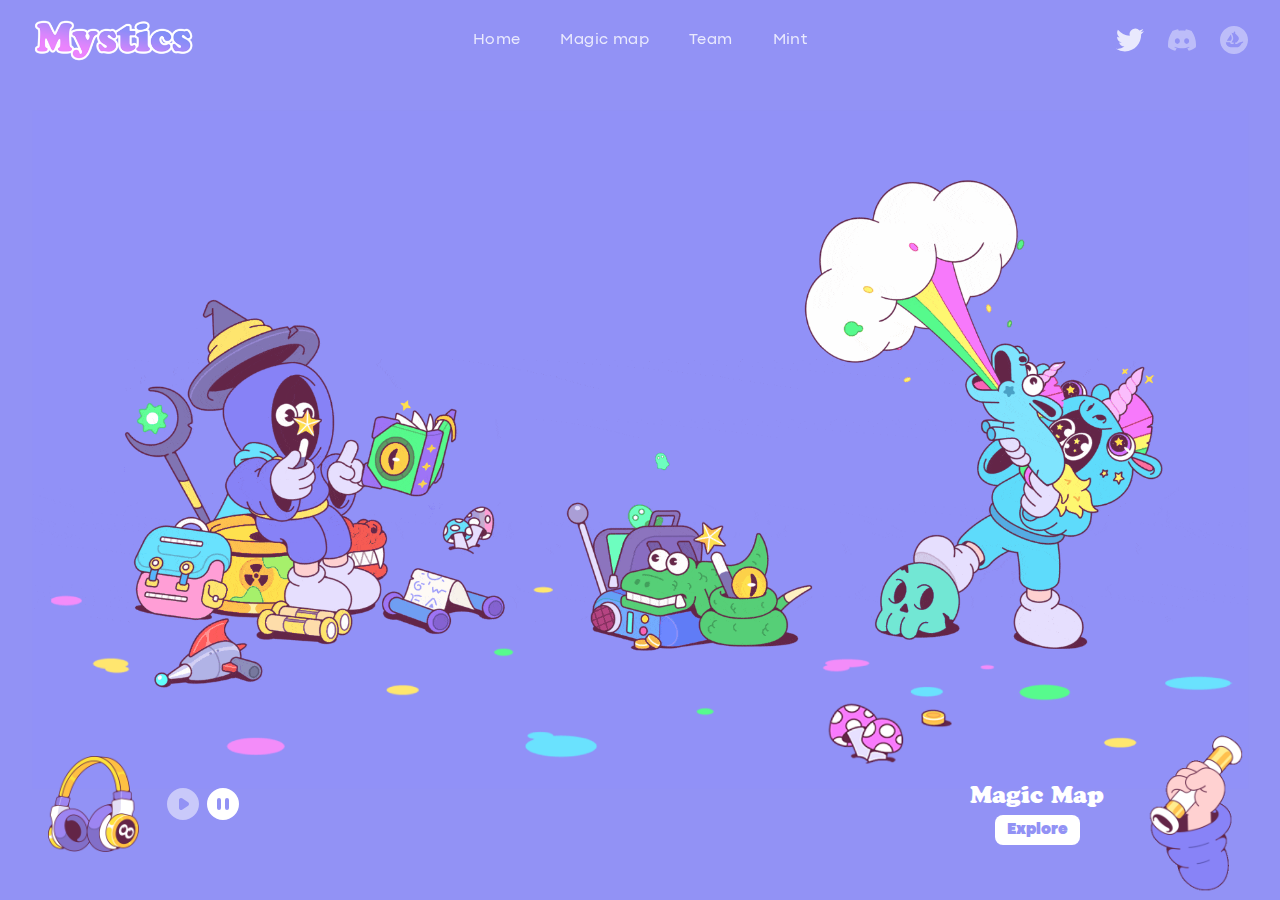
<file: index.html>
<!DOCTYPE html>
<html>
  <!-- Mirrored from mysticsuniverse.io/ by HTTrack Website Copier/3.x [XR&CO'2014], Wed, 29 Jun 2022 12:49:38 GMT -->
  <!-- Added by HTTrack -->
  <meta http-equiv="content-type" content="text/html;charset=utf-8" />
  <!-- /Added by HTTrack -->
  <head>
    <meta name="viewport" content="width=device-width" />
    <meta charSet="utf-8" />
    <title>Mystics (✨◡✨)</title>
    <link rel="icon" href="favicon.png" type="image/png" />
    <meta name="description" content="a magical 5k cc0 animation project" />
    <meta property="og:title" content="Mystics (✨◡✨)" />
    <meta property="og:image" content="home-og-image.png" />
    <meta name="twitter:image" content="home-og-image.png" />
    <meta name="twitter:card" content="summary_large_image" />
    <meta name="twitter:description" content="a magical 5k cc0 animation project" />
    <meta name="twitter:title" content="Mystics (✨◡✨)" />
    <meta name="twitter:site" content="@MysticsNFT" />
    <meta name="twitter:creator" content="@MysticsNFT" />
    <meta name="next-head-count" content="13" />
    <link rel="preload" href="_next/static/css/935c20d463ebdb48.css" as="style" />
    <link rel="stylesheet" href="_next/static/css/935c20d463ebdb48.css" data-n-g="" />
    <noscript data-n-css=""></noscript>
    <script defer="" nomodule="" src="_next/static/chunks/polyfills-5cd94c89d3acac5f.js"></script>
    <script src="_next/static/chunks/webpack-9b312e20a4e32339.js" defer=""></script>
    <script src="_next/static/chunks/framework-fc97f3f1282ce3ed.js" defer=""></script>
    <script src="_next/static/chunks/main-551bef8982a15171.js" defer=""></script>
    <script src="_next/static/chunks/pages/_app-643062d3ab9f364b.js" defer=""></script>
    <script src="_next/static/chunks/pages/index-171f9f2b9abcc831.js" defer=""></script>
    <script src="_next/static/Z3LLFTePgVs0nZyDD-Byu/_buildManifest.js" defer=""></script>
    <script src="_next/static/Z3LLFTePgVs0nZyDD-Byu/_ssgManifest.js" defer=""></script>
    <script src="_next/static/Z3LLFTePgVs0nZyDD-Byu/_middlewareManifest.js" defer=""></script>
  </head>
  <body>
    <div id="__next">
      <div class="min-h-screen h-full relative flex flex-col bg-primary">
        <div class="z-50 absolute top-0 left-0 right-0 transition-all bg-transparent border-b border-white/0">
          <div class="flex justify-between items-center py-4 px-4 md:px-8 transition-all">
            <div class="flex-1">
              <a aria-label="Go to homepage" class="z-40 transition-all duration-200 hover:opacity-60" href="index.html">
                <img src="text-logo.png" class="h-12" />
              </a>
            </div>
            <div class="hidden lg:block">
              <nav class="w-full flex flex-col justify-center items-center md:flex-row space-x-2 space-y-3 md:space-y-0">
                <a class="px-4 py-1 rounded tracking-wide transition-all duration-200 hover:text-white hover:bg-white/20 text-white bg-white/10" href="index.html">Home</a>
                <a class="px-4 py-1 rounded tracking-wide transition-all duration-200 hover:text-white hover:bg-white/20 text-white/80 bg-transparent" href="magic-map">Magic map</a>
                <a class="px-4 py-1 rounded tracking-wide transition-all duration-200 hover:text-white hover:bg-white/20 text-white/80 bg-transparent" href="team">Team</a>
                <a class="px-4 py-1 rounded tracking-wide transition-all duration-200 hover:text-white hover:bg-white/20 text-white/80 bg-transparent" href="mint">Mint</a>
              </nav>
            </div>
            <div class="hidden lg:flex flex-1 space-x-6 justify-end">
              <a href="https://twitter.com/MysticsNFT" target="_blank" rel="noopener noreferrer" class="mb-2 md:mb-0 text-white/80 transition-all duration-200 hover:text-white">
                <svg role="img" class="h-7 w-7" fill="currentColor" viewBox="0 0 24 24" xmlns="http://www.w3.org/2000/svg">
                  <title>Twitter</title>
                  <path d="M23.953 4.57a10 10 0 01-2.825.775 4.958 4.958 0 002.163-2.723c-.951.555-2.005.959-3.127 1.184a4.92 4.92 0 00-8.384 4.482C7.69 8.095 4.067 6.13 1.64 3.162a4.822 4.822 0 00-.666 2.475c0 1.71.87 3.213 2.188 4.096a4.904 4.904 0 01-2.228-.616v.06a4.923 4.923 0 003.946 4.827 4.996 4.996 0 01-2.212.085 4.936 4.936 0 004.604 3.417 9.867 9.867 0 01-6.102 2.105c-.39 0-.779-.023-1.17-.067a13.995 13.995 0 007.557 2.209c9.053 0 13.998-7.496 13.998-13.985 0-.21 0-.42-.015-.63A9.935 9.935 0 0024 4.59z"></path>
                </svg>
              </a>
              <p class="text-white/40 transition-all duration-200 hover:cursor-not-allowed">
                <svg role="img" class="h-7 w-7" fill="currentColor" viewBox="0 0 24 24" xmlns="http://www.w3.org/2000/svg">
                  <title>Discord</title>
                  <path d="M20.317 4.3698a19.7913 19.7913 0 00-4.8851-1.5152.0741.0741 0 00-.0785.0371c-.211.3753-.4447.8648-.6083 1.2495-1.8447-.2762-3.68-.2762-5.4868 0-.1636-.3933-.4058-.8742-.6177-1.2495a.077.077 0 00-.0785-.037 19.7363 19.7363 0 00-4.8852 1.515.0699.0699 0 00-.0321.0277C.5334 9.0458-.319 13.5799.0992 18.0578a.0824.0824 0 00.0312.0561c2.0528 1.5076 4.0413 2.4228 5.9929 3.0294a.0777.0777 0 00.0842-.0276c.4616-.6304.8731-1.2952 1.226-1.9942a.076.076 0 00-.0416-.1057c-.6528-.2476-1.2743-.5495-1.8722-.8923a.077.077 0 01-.0076-.1277c.1258-.0943.2517-.1923.3718-.2914a.0743.0743 0 01.0776-.0105c3.9278 1.7933 8.18 1.7933 12.0614 0a.0739.0739 0 01.0785.0095c.1202.099.246.1981.3728.2924a.077.077 0 01-.0066.1276 12.2986 12.2986 0 01-1.873.8914.0766.0766 0 00-.0407.1067c.3604.698.7719 1.3628 1.225 1.9932a.076.076 0 00.0842.0286c1.961-.6067 3.9495-1.5219 6.0023-3.0294a.077.077 0 00.0313-.0552c.5004-5.177-.8382-9.6739-3.5485-13.6604a.061.061 0 00-.0312-.0286zM8.02 15.3312c-1.1825 0-2.1569-1.0857-2.1569-2.419 0-1.3332.9555-2.4189 2.157-2.4189 1.2108 0 2.1757 1.0952 2.1568 2.419 0 1.3332-.9555 2.4189-2.1569 2.4189zm7.9748 0c-1.1825 0-2.1569-1.0857-2.1569-2.419 0-1.3332.9554-2.4189 2.1569-2.4189 1.2108 0 2.1757 1.0952 2.1568 2.419 0 1.3332-.946 2.4189-2.1568 2.4189Z"></path>
                </svg>
              </p>
              <p class="text-white/40 transition-all duration-200 hover:cursor-not-allowed">
                <svg role="img" class="h-7 w-7" fill="currentColor" viewBox="0 0 24 24" xmlns="http://www.w3.org/2000/svg">
                  <title>OpenSea</title>
                  <path d="M12 0C5.374 0 0 5.374 0 12s5.374 12 12 12 12-5.374 12-12S18.629 0 12 0ZM5.92 12.403l.051-.081 3.123-4.884a.107.107 0 0 1 .187.014c.52 1.169.972 2.623.76 3.528-.088.372-.335.876-.614 1.342a2.405 2.405 0 0 1-.117.199.106.106 0 0 1-.09.045H6.013a.106.106 0 0 1-.091-.163zm13.914 1.68a.109.109 0 0 1-.065.101c-.243.103-1.07.485-1.414.962-.878 1.222-1.548 2.97-3.048 2.97H9.053a4.019 4.019 0 0 1-4.013-4.028v-.072c0-.058.048-.106.108-.106h3.485c.07 0 .12.063.115.132-.026.226.017.459.125.67.206.42.636.682 1.099.682h1.726v-1.347H9.99a.11.11 0 0 1-.089-.173l.063-.09c.16-.231.391-.586.621-.992.156-.274.308-.566.43-.86.024-.052.043-.107.065-.16.033-.094.067-.182.091-.269a4.57 4.57 0 0 0 .065-.223c.057-.25.081-.514.081-.787 0-.108-.004-.221-.014-.327-.005-.117-.02-.235-.034-.352a3.415 3.415 0 0 0-.048-.312 6.494 6.494 0 0 0-.098-.468l-.014-.06c-.03-.108-.056-.21-.09-.317a11.824 11.824 0 0 0-.328-.972 5.212 5.212 0 0 0-.142-.355c-.072-.178-.146-.339-.213-.49a3.564 3.564 0 0 1-.094-.197 4.658 4.658 0 0 0-.103-.213c-.024-.053-.053-.104-.072-.152l-.211-.388c-.029-.053.019-.118.077-.101l1.32.357h.01l.173.05.192.054.07.019v-.783c0-.379.302-.686.679-.686a.66.66 0 0 1 .477.202.69.69 0 0 1 .2.484V6.65l.141.039c.01.005.022.01.031.017.034.024.084.062.147.11.05.038.103.086.165.137a10.351 10.351 0 0 1 .574.504c.214.199.454.432.684.691.065.074.127.146.192.226.062.079.132.156.19.232.079.104.16.212.235.324.033.053.074.108.105.161.096.142.178.288.257.435.034.067.067.141.096.213.089.197.159.396.202.598a.65.65 0 0 1 .029.132v.01c.014.057.019.12.024.184a2.057 2.057 0 0 1-.106.874c-.031.084-.06.17-.098.254-.075.17-.161.343-.264.502-.034.06-.075.122-.113.182-.043.063-.089.123-.127.18a3.89 3.89 0 0 1-.173.221c-.053.072-.106.144-.166.209-.081.098-.16.19-.245.278-.048.058-.1.118-.156.17-.052.06-.108.113-.156.161-.084.084-.15.147-.208.202l-.137.122a.102.102 0 0 1-.072.03h-1.051v1.346h1.322c.295 0 .576-.104.804-.298.077-.067.415-.36.816-.802a.094.094 0 0 1 .05-.03l3.65-1.057a.108.108 0 0 1 .138.103z"></path>
                </svg>
              </p>
            </div>
            <div class="z-40 text-white lg:hidden">
              <button aria-label="Open mobile menu" class="lg:hidden">
                <svg xmlns="http://www.w3.org/2000/svg" class="h-6 w-6" fill="none" viewBox="0 0 24 24" stroke="currentColor" stroke-width="2">
                  <path stroke-linecap="round" stroke-linejoin="round" d="M4 6h16M4 12h16m-7 6h7"></path>
                </svg>
              </button>
            </div>
          </div>
          <div class="relative">
            <div aria-hidden="true" class="z-10 pt-32 text-white bg-primary backdrop-blur-md top-0 w-screen transition-all h-screen fixed left-full">
              <nav class="w-full flex flex-col justify-center items-center md:flex-row space-x-2 space-y-3 md:space-y-0">
                <a class="px-4 py-1 rounded tracking-wide transition-all duration-200 hover:text-white hover:bg-white/20 text-white bg-white/10" href="index.html">Home</a>
                <a class="px-4 py-1 rounded tracking-wide transition-all duration-200 hover:text-white hover:bg-white/20 text-white/80 bg-transparent" href="magic-map">Magic map</a>
                <a class="px-4 py-1 rounded tracking-wide transition-all duration-200 hover:text-white hover:bg-white/20 text-white/80 bg-transparent" href="team">Team</a>
                <a class="px-4 py-1 rounded tracking-wide transition-all duration-200 hover:text-white hover:bg-white/20 text-white/80 bg-transparent" href="mint">Mint</a>
              </nav>
              <div class="flex flex-1 space-x-8 justify-center mt-12">
                <a href="https://twitter.com/MysticsNFT" target="_blank" rel="noopener noreferrer" class="mb-2 md:mb-0 text-white/80 transition-all duration-200 hover:text-white">
                  <svg role="img" class="h-8 w-8" fill="currentColor" viewBox="0 0 24 24" xmlns="http://www.w3.org/2000/svg">
                    <title>Twitter</title>
                    <path d="M23.953 4.57a10 10 0 01-2.825.775 4.958 4.958 0 002.163-2.723c-.951.555-2.005.959-3.127 1.184a4.92 4.92 0 00-8.384 4.482C7.69 8.095 4.067 6.13 1.64 3.162a4.822 4.822 0 00-.666 2.475c0 1.71.87 3.213 2.188 4.096a4.904 4.904 0 01-2.228-.616v.06a4.923 4.923 0 003.946 4.827 4.996 4.996 0 01-2.212.085 4.936 4.936 0 004.604 3.417 9.867 9.867 0 01-6.102 2.105c-.39 0-.779-.023-1.17-.067a13.995 13.995 0 007.557 2.209c9.053 0 13.998-7.496 13.998-13.985 0-.21 0-.42-.015-.63A9.935 9.935 0 0024 4.59z"></path>
                  </svg>
                </a>
                <p class="text-white/40">
                  <svg role="img" class="h-8 w-8" fill="currentColor" viewBox="0 0 24 24" xmlns="http://www.w3.org/2000/svg">
                    <title>Discord</title>
                    <path d="M20.317 4.3698a19.7913 19.7913 0 00-4.8851-1.5152.0741.0741 0 00-.0785.0371c-.211.3753-.4447.8648-.6083 1.2495-1.8447-.2762-3.68-.2762-5.4868 0-.1636-.3933-.4058-.8742-.6177-1.2495a.077.077 0 00-.0785-.037 19.7363 19.7363 0 00-4.8852 1.515.0699.0699 0 00-.0321.0277C.5334 9.0458-.319 13.5799.0992 18.0578a.0824.0824 0 00.0312.0561c2.0528 1.5076 4.0413 2.4228 5.9929 3.0294a.0777.0777 0 00.0842-.0276c.4616-.6304.8731-1.2952 1.226-1.9942a.076.076 0 00-.0416-.1057c-.6528-.2476-1.2743-.5495-1.8722-.8923a.077.077 0 01-.0076-.1277c.1258-.0943.2517-.1923.3718-.2914a.0743.0743 0 01.0776-.0105c3.9278 1.7933 8.18 1.7933 12.0614 0a.0739.0739 0 01.0785.0095c.1202.099.246.1981.3728.2924a.077.077 0 01-.0066.1276 12.2986 12.2986 0 01-1.873.8914.0766.0766 0 00-.0407.1067c.3604.698.7719 1.3628 1.225 1.9932a.076.076 0 00.0842.0286c1.961-.6067 3.9495-1.5219 6.0023-3.0294a.077.077 0 00.0313-.0552c.5004-5.177-.8382-9.6739-3.5485-13.6604a.061.061 0 00-.0312-.0286zM8.02 15.3312c-1.1825 0-2.1569-1.0857-2.1569-2.419 0-1.3332.9555-2.4189 2.157-2.4189 1.2108 0 2.1757 1.0952 2.1568 2.419 0 1.3332-.9555 2.4189-2.1569 2.4189zm7.9748 0c-1.1825 0-2.1569-1.0857-2.1569-2.419 0-1.3332.9554-2.4189 2.1569-2.4189 1.2108 0 2.1757 1.0952 2.1568 2.419 0 1.3332-.946 2.4189-2.1568 2.4189Z"></path>
                  </svg>
                </p>
                <p class="text-white/40">
                  <svg role="img" class="h-8 w-8" fill="currentColor" viewBox="0 0 24 24" xmlns="http://www.w3.org/2000/svg">
                    <title>OpenSea</title>
                    <path d="M12 0C5.374 0 0 5.374 0 12s5.374 12 12 12 12-5.374 12-12S18.629 0 12 0ZM5.92 12.403l.051-.081 3.123-4.884a.107.107 0 0 1 .187.014c.52 1.169.972 2.623.76 3.528-.088.372-.335.876-.614 1.342a2.405 2.405 0 0 1-.117.199.106.106 0 0 1-.09.045H6.013a.106.106 0 0 1-.091-.163zm13.914 1.68a.109.109 0 0 1-.065.101c-.243.103-1.07.485-1.414.962-.878 1.222-1.548 2.97-3.048 2.97H9.053a4.019 4.019 0 0 1-4.013-4.028v-.072c0-.058.048-.106.108-.106h3.485c.07 0 .12.063.115.132-.026.226.017.459.125.67.206.42.636.682 1.099.682h1.726v-1.347H9.99a.11.11 0 0 1-.089-.173l.063-.09c.16-.231.391-.586.621-.992.156-.274.308-.566.43-.86.024-.052.043-.107.065-.16.033-.094.067-.182.091-.269a4.57 4.57 0 0 0 .065-.223c.057-.25.081-.514.081-.787 0-.108-.004-.221-.014-.327-.005-.117-.02-.235-.034-.352a3.415 3.415 0 0 0-.048-.312 6.494 6.494 0 0 0-.098-.468l-.014-.06c-.03-.108-.056-.21-.09-.317a11.824 11.824 0 0 0-.328-.972 5.212 5.212 0 0 0-.142-.355c-.072-.178-.146-.339-.213-.49a3.564 3.564 0 0 1-.094-.197 4.658 4.658 0 0 0-.103-.213c-.024-.053-.053-.104-.072-.152l-.211-.388c-.029-.053.019-.118.077-.101l1.32.357h.01l.173.05.192.054.07.019v-.783c0-.379.302-.686.679-.686a.66.66 0 0 1 .477.202.69.69 0 0 1 .2.484V6.65l.141.039c.01.005.022.01.031.017.034.024.084.062.147.11.05.038.103.086.165.137a10.351 10.351 0 0 1 .574.504c.214.199.454.432.684.691.065.074.127.146.192.226.062.079.132.156.19.232.079.104.16.212.235.324.033.053.074.108.105.161.096.142.178.288.257.435.034.067.067.141.096.213.089.197.159.396.202.598a.65.65 0 0 1 .029.132v.01c.014.057.019.12.024.184a2.057 2.057 0 0 1-.106.874c-.031.084-.06.17-.098.254-.075.17-.161.343-.264.502-.034.06-.075.122-.113.182-.043.063-.089.123-.127.18a3.89 3.89 0 0 1-.173.221c-.053.072-.106.144-.166.209-.081.098-.16.19-.245.278-.048.058-.1.118-.156.17-.052.06-.108.113-.156.161-.084.084-.15.147-.208.202l-.137.122a.102.102 0 0 1-.072.03h-1.051v1.346h1.322c.295 0 .576-.104.804-.298.077-.067.415-.36.816-.802a.094.094 0 0 1 .05-.03l3.65-1.057a.108.108 0 0 1 .138.103z"></path>
                  </svg>
                </p>
              </div>
            </div>
          </div>
        </div>
        <main class="flex-1">
          <div class="bg-primary h-full h-screen">
            <div class="px-8 min-h-screen max-w-[3200px]mx-auto relative flex items-center justify-center bg-primary">
              <div class="relative w-full h-full transition-opacity ease-in duration-1000 opacity-0">
                <img src="front-page/front-page.gif" class="max-w-full h-auto absolute left-1/2 top-1/2 transform -translate-x-1/2 -translate-y-1/2 pointer-events-none max-h-screen mx-auto" alt="" />
                <img src="front-page/overtop-scaled.png" class="max-w-full h-auto absolute left-1/2 top-1/2 transform -translate-x-1/2 -translate-y-1/2 pointer-events-none max-h-screen mx-auto" alt="" />
              </div>
              <div class="flex absolute bottom-0 right-0 items-center">
                <div class="text-center">
                  <h2 class="font-cooper text-2xl text-white mb-1">Magic Map</h2>
                  <a class="font-bold text-primary bg-white px-3 py-2 rounded-lg" href="magic-map">Explore</a>
                </div>
                <img src="front-page/scroll.gif" class="h-44" />
              </div>
            </div>
          </div>
        </main>
        <div class="fixed flex space-x-6 items-center bottom-1 left-1 sm:bottom-12 sm:left-12 z-10">
          <img src="headset.png" class="hidden sm:block h-24" />
          <div class="hidden sm:flex text-white">
            <button>
              <svg xmlns="http://www.w3.org/2000/svg" class="h-10 w-10 transition-all duration-200 hover:text-white text-white/50" viewBox="0 0 20 20" fill="currentColor">
                <path fill-rule="evenodd" d="M10 18a8 8 0 100-16 8 8 0 000 16zM9.555 7.168A1 1 0 008 8v4a1 1 0 001.555.832l3-2a1 1 0 000-1.664l-3-2z" clip-rule="evenodd"></path>
              </svg>
            </button>
            <button>
              <svg xmlns="http://www.w3.org/2000/svg" class="h-10 w-10 transition-all duration-200 hover:text-white text-white" viewBox="0 0 20 20" fill="currentColor">
                <path fill-rule="evenodd" d="M18 10a8 8 0 11-16 0 8 8 0 0116 0zM7 8a1 1 0 012 0v4a1 1 0 11-2 0V8zm5-1a1 1 0 00-1 1v4a1 1 0 102 0V8a1 1 0 00-1-1z" clip-rule="evenodd"></path>
              </svg>
            </button>
          </div>
          <div class="p-2 sm:hidden flex items-center space-x-4 border-2 transition-all duration-200 border-transparent">
            <button>
              <img src="headset.png" class="h-10 sm:hidden" />
            </button>
            <div class="sm:hidden flex items-center opacity-0 pointer-events-none">
              <button>
                <svg xmlns="http://www.w3.org/2000/svg" class="h-10 w-10 transition-all duration-200 hover:text-white text-white/50" viewBox="0 0 20 20" fill="currentColor">
                  <path fill-rule="evenodd" d="M10 18a8 8 0 100-16 8 8 0 000 16zM9.555 7.168A1 1 0 008 8v4a1 1 0 001.555.832l3-2a1 1 0 000-1.664l-3-2z" clip-rule="evenodd"></path>
                </svg>
              </button>
              <button>
                <svg xmlns="http://www.w3.org/2000/svg" class="h-10 w-10 transition-all duration-200 hover:text-white text-white" viewBox="0 0 20 20" fill="currentColor">
                  <path fill-rule="evenodd" d="M18 10a8 8 0 11-16 0 8 8 0 0116 0zM7 8a1 1 0 012 0v4a1 1 0 11-2 0V8zm5-1a1 1 0 00-1 1v4a1 1 0 102 0V8a1 1 0 00-1-1z" clip-rule="evenodd"></path>
                </svg>
              </button>
            </div>
          </div>
          <audio id="audio">
            <source src="music.mp3" type="audio/mpeg" loop="" />Your browser does not support the audio element.
            <!-- -->
          </audio>
        </div>
        <div class="flex items-center justify-center fixed top-0 left-0 bottom-0 right-0 bg-primary z-10 h-screen  opacity-100">
          <img src="favicon.png" class="h-24" />
        </div>
      </div>
    </div>
    <script id="__NEXT_DATA__" type="application/json">
      {
        "props": {
          "pageProps": {}
        },
        "page": "/",
        "query": {},
        "buildId": "Z3LLFTePgVs0nZyDD-Byu",
        "nextExport": true,
        "autoExport": true,
        "isFallback": false,
        "scriptLoader": []
      }
    </script>
  </body>
  <!-- Mirrored from mysticsuniverse.io/ by HTTrack Website Copier/3.x [XR&CO'2014], Wed, 29 Jun 2022 12:49:59 GMT -->
</html>
</file>
<file: _next/static/css/935c20d463ebdb48.css>
/*
! tailwindcss v3.0.24 | MIT License | https://tailwindcss.com
*/*,:after,:before{box-sizing:border-box;border:0 solid #e5e7eb}:after,:before{--tw-content:""}html{line-height:1.5;-webkit-text-size-adjust:100%;-moz-tab-size:4;-o-tab-size:4;tab-size:4;font-family:ui-sans-serif,system-ui,-apple-system,BlinkMacSystemFont,Segoe UI,Roboto,Helvetica Neue,Arial,Noto Sans,sans-serif,Apple Color Emoji,Segoe UI Emoji,Segoe UI Symbol,Noto Color Emoji}body{margin:0;line-height:inherit}hr{height:0;color:inherit;border-top-width:1px}abbr:where([title]){-webkit-text-decoration:underline dotted;text-decoration:underline dotted}h1,h2,h3,h4,h5,h6{font-size:inherit;font-weight:inherit}a{color:inherit;text-decoration:inherit}b,strong{font-weight:bolder}code,kbd,pre,samp{font-family:ui-monospace,SFMono-Regular,Menlo,Monaco,Consolas,Liberation Mono,Courier New,monospace;font-size:1em}small{font-size:80%}sub,sup{font-size:75%;line-height:0;position:relative;vertical-align:baseline}sub{bottom:-.25em}sup{top:-.5em}table{text-indent:0;border-color:inherit;border-collapse:collapse}button,input,optgroup,select,textarea{font-family:inherit;font-size:100%;line-height:inherit;color:inherit;margin:0;padding:0}button,select{text-transform:none}[type=button],[type=reset],[type=submit],button{-webkit-appearance:button;background-color:transparent;background-image:none}:-moz-focusring{outline:auto}:-moz-ui-invalid{box-shadow:none}progress{vertical-align:baseline}::-webkit-inner-spin-button,::-webkit-outer-spin-button{height:auto}[type=search]{-webkit-appearance:textfield;outline-offset:-2px}::-webkit-search-decoration{-webkit-appearance:none}::-webkit-file-upload-button{-webkit-appearance:button;font:inherit}summary{display:list-item}blockquote,dd,dl,figure,h1,h2,h3,h4,h5,h6,hr,p,pre{margin:0}fieldset{margin:0}fieldset,legend{padding:0}menu,ol,ul{list-style:none;margin:0;padding:0}textarea{resize:vertical}input::-moz-placeholder,textarea::-moz-placeholder{opacity:1;color:#9ca3af}input:-ms-input-placeholder,textarea:-ms-input-placeholder{opacity:1;color:#9ca3af}input::placeholder,textarea::placeholder{opacity:1;color:#9ca3af}[role=button],button{cursor:pointer}:disabled{cursor:default}audio,canvas,embed,iframe,img,object,svg,video{display:block;vertical-align:middle}img,video{max-width:100%;height:auto}[hidden]{display:none}*,:after,:before{--tw-translate-x:0;--tw-translate-y:0;--tw-rotate:0;--tw-skew-x:0;--tw-skew-y:0;--tw-scale-x:1;--tw-scale-y:1;--tw-pan-x: ;--tw-pan-y: ;--tw-pinch-zoom: ;--tw-scroll-snap-strictness:proximity;--tw-ordinal: ;--tw-slashed-zero: ;--tw-numeric-figure: ;--tw-numeric-spacing: ;--tw-numeric-fraction: ;--tw-ring-inset: ;--tw-ring-offset-width:0px;--tw-ring-offset-color:#fff;--tw-ring-color:rgba(59,130,246,.5);--tw-ring-offset-shadow:0 0 #0000;--tw-ring-shadow:0 0 #0000;--tw-shadow:0 0 #0000;--tw-shadow-colored:0 0 #0000;--tw-blur: ;--tw-brightness: ;--tw-contrast: ;--tw-grayscale: ;--tw-hue-rotate: ;--tw-invert: ;--tw-saturate: ;--tw-sepia: ;--tw-drop-shadow: ;--tw-backdrop-blur: ;--tw-backdrop-brightness: ;--tw-backdrop-contrast: ;--tw-backdrop-grayscale: ;--tw-backdrop-hue-rotate: ;--tw-backdrop-invert: ;--tw-backdrop-opacity: ;--tw-backdrop-saturate: ;--tw-backdrop-sepia: }.pointer-events-none{pointer-events:none}.fixed{position:fixed}.absolute{position:absolute}.relative{position:relative}.top-1\/2{top:50%}.left-1\/2{left:50%}.top-0{top:0}.left-0{left:0}.bottom-0{bottom:0}.right-0{right:0}.bottom-1{bottom:.25rem}.left-1{left:.25rem}.top-10{top:2.5rem}.right-10{right:2.5rem}.left-full{left:100%}.z-0{z-index:0}.z-50{z-index:50}.z-10{z-index:10}.z-40{z-index:40}.mx-auto{margin-left:auto;margin-right:auto}.my-4{margin-top:1rem;margin-bottom:1rem}.mb-12{margin-bottom:3rem}.mb-4{margin-bottom:1rem}.mt-6{margin-top:1.5rem}.mb-1{margin-bottom:.25rem}.mb-6{margin-bottom:1.5rem}.mt-12{margin-top:3rem}.mb-2{margin-bottom:.5rem}.-mb-12{margin-bottom:-3rem}.-mb-1{margin-bottom:-.25rem}.block{display:block}.flex{display:flex}.grid{display:grid}.hidden{display:none}.aspect-square{aspect-ratio:1/1}.h-full{height:100%}.h-screen{height:100vh}.h-7{height:1.75rem}.h-24{height:6rem}.h-10{height:2.5rem}.h-auto{height:auto}.h-44{height:11rem}.h-16{height:4rem}.h-8{height:2rem}.h-12{height:3rem}.h-6{height:1.5rem}.h-5{height:1.25rem}.max-h-screen{max-height:100vh}.min-h-screen{min-height:100vh}.w-full{width:100%}.w-1\/2{width:50%}.w-7{width:1.75rem}.w-10{width:2.5rem}.w-1\/3{width:33.333333%}.w-1\/4{width:25%}.w-16{width:4rem}.w-screen{width:100vw}.w-8{width:2rem}.w-6{width:1.5rem}.max-w-screen-lg{max-width:1024px}.max-w-\[500px\]{max-width:500px}.max-w-\[650px\]{max-width:650px}.max-w-\[600px\]{max-width:600px}.max-w-\[350px\]{max-width:350px}.max-w-full{max-width:100%}.max-w-\[300px\]{max-width:300px}.max-w-\[400px\]{max-width:400px}.max-w-screen-2xl{max-width:1536px}.max-w-screen-md{max-width:768px}.flex-1{flex:1 1 0%}.-translate-x-1\/2{--tw-translate-x:-50%}.-translate-x-1\/2,.-translate-y-1\/2{transform:translate(var(--tw-translate-x),var(--tw-translate-y)) rotate(var(--tw-rotate)) skewX(var(--tw-skew-x)) skewY(var(--tw-skew-y)) scaleX(var(--tw-scale-x)) scaleY(var(--tw-scale-y))}.-translate-y-1\/2{--tw-translate-y:-50%}.scale-75{--tw-scale-x:.75;--tw-scale-y:.75}.scale-75,.transform{transform:translate(var(--tw-translate-x),var(--tw-translate-y)) rotate(var(--tw-rotate)) skewX(var(--tw-skew-x)) skewY(var(--tw-skew-y)) scaleX(var(--tw-scale-x)) scaleY(var(--tw-scale-y))}@-webkit-keyframes pulse{50%{opacity:.5}}@keyframes pulse{50%{opacity:.5}}.animate-pulse{-webkit-animation:pulse 2s cubic-bezier(.4,0,.6,1) infinite;animation:pulse 2s cubic-bezier(.4,0,.6,1) infinite}.cursor-not-allowed{cursor:not-allowed}.cursor-pointer{cursor:pointer}.flex-col{flex-direction:column}.flex-col-reverse{flex-direction:column-reverse}.items-center{align-items:center}.justify-end{justify-content:flex-end}.justify-center{justify-content:center}.justify-between{justify-content:space-between}.justify-evenly{justify-content:space-evenly}.gap-10{gap:2.5rem}.gap-4{gap:1rem}.gap-6{gap:1.5rem}.space-y-14>:not([hidden])~:not([hidden]){--tw-space-y-reverse:0;margin-top:calc(3.5rem * calc(1 - var(--tw-space-y-reverse)));margin-bottom:calc(3.5rem * var(--tw-space-y-reverse))}.space-y-12>:not([hidden])~:not([hidden]){--tw-space-y-reverse:0;margin-top:calc(3rem * calc(1 - var(--tw-space-y-reverse)));margin-bottom:calc(3rem * var(--tw-space-y-reverse))}.space-x-6>:not([hidden])~:not([hidden]){--tw-space-x-reverse:0;margin-right:calc(1.5rem * var(--tw-space-x-reverse));margin-left:calc(1.5rem * calc(1 - var(--tw-space-x-reverse)))}.space-x-4>:not([hidden])~:not([hidden]){--tw-space-x-reverse:0;margin-right:calc(1rem * var(--tw-space-x-reverse));margin-left:calc(1rem * calc(1 - var(--tw-space-x-reverse)))}.space-x-12>:not([hidden])~:not([hidden]){--tw-space-x-reverse:0;margin-right:calc(3rem * var(--tw-space-x-reverse));margin-left:calc(3rem * calc(1 - var(--tw-space-x-reverse)))}.space-x-8>:not([hidden])~:not([hidden]){--tw-space-x-reverse:0;margin-right:calc(2rem * var(--tw-space-x-reverse));margin-left:calc(2rem * calc(1 - var(--tw-space-x-reverse)))}.space-x-2>:not([hidden])~:not([hidden]){--tw-space-x-reverse:0;margin-right:calc(.5rem * var(--tw-space-x-reverse));margin-left:calc(.5rem * calc(1 - var(--tw-space-x-reverse)))}.space-y-3>:not([hidden])~:not([hidden]){--tw-space-y-reverse:0;margin-top:calc(.75rem * calc(1 - var(--tw-space-y-reverse)));margin-bottom:calc(.75rem * var(--tw-space-y-reverse))}.overflow-auto{overflow:auto}.overflow-hidden{overflow:hidden}.rounded-lg{border-radius:.5rem}.rounded{border-radius:.25rem}.border-2{border-width:2px}.border-4{border-width:4px}.border-b{border-bottom-width:1px}.border-white{--tw-border-opacity:1;border-color:rgb(255 255 255/var(--tw-border-opacity))}.border-transparent{border-color:transparent}.border-white\/20{border-color:hsla(0,0%,100%,.2)}.border-white\/0{border-color:hsla(0,0%,100%,0)}.bg-primary{--tw-bg-opacity:1;background-color:rgb(146 146 245/var(--tw-bg-opacity))}.bg-magicMap{--tw-bg-opacity:1;background-color:rgb(101 93 229/var(--tw-bg-opacity))}.bg-white{--tw-bg-opacity:1;background-color:rgb(255 255 255/var(--tw-bg-opacity))}.bg-white\/20{background-color:hsla(0,0%,100%,.2)}.bg-transparent{background-color:transparent}.bg-white\/10{background-color:hsla(0,0%,100%,.1)}.object-contain{-o-object-fit:contain;object-fit:contain}.p-2{padding:.5rem}.p-6{padding:1.5rem}.px-4{padding-left:1rem;padding-right:1rem}.py-44{padding-top:11rem;padding-bottom:11rem}.px-8{padding-left:2rem;padding-right:2rem}.px-3{padding-left:.75rem;padding-right:.75rem}.py-2{padding-top:.5rem;padding-bottom:.5rem}.py-12{padding-top:3rem;padding-bottom:3rem}.py-4{padding-top:1rem;padding-bottom:1rem}.py-1{padding-top:.25rem;padding-bottom:.25rem}.px-2{padding-left:.5rem;padding-right:.5rem}.py-24{padding-top:6rem;padding-bottom:6rem}.px-14{padding-left:3.5rem;padding-right:3.5rem}.px-1{padding-left:.25rem;padding-right:.25rem}.pt-32{padding-top:8rem}.pt-12{padding-top:3rem}.pt-24{padding-top:6rem}.pb-6{padding-bottom:1.5rem}.pl-4{padding-left:1rem}.pb-24{padding-bottom:6rem}.text-center{text-align:center}.text-5xl{font-size:3rem;line-height:1}.text-lg{font-size:1.125rem;line-height:1.75rem}.text-4xl{font-size:2.25rem;line-height:2.5rem}.text-sm{font-size:.875rem;line-height:1.25rem}.text-2xl{font-size:1.5rem;line-height:2rem}.text-3xl{font-size:1.875rem;line-height:2.25rem}.text-xl{font-size:1.25rem;line-height:1.75rem}.font-bold{font-weight:700}.tracking-wide{letter-spacing:.025em}.tracking-widest{letter-spacing:.1em}.text-white{--tw-text-opacity:1;color:rgb(255 255 255/var(--tw-text-opacity))}.text-white\/80{color:hsla(0,0%,100%,.8)}.text-white\/50{color:hsla(0,0%,100%,.5)}.text-primary{--tw-text-opacity:1;color:rgb(146 146 245/var(--tw-text-opacity))}.text-gray-200{--tw-text-opacity:1;color:rgb(229 231 235/var(--tw-text-opacity))}.text-white\/40{color:hsla(0,0%,100%,.4)}.opacity-100{opacity:1}.opacity-40{opacity:.4}.opacity-20{opacity:.2}.opacity-0{opacity:0}.backdrop-blur-md{--tw-backdrop-blur:blur(12px);-webkit-backdrop-filter:var(--tw-backdrop-blur) var(--tw-backdrop-brightness) var(--tw-backdrop-contrast) var(--tw-backdrop-grayscale) var(--tw-backdrop-hue-rotate) var(--tw-backdrop-invert) var(--tw-backdrop-opacity) var(--tw-backdrop-saturate) var(--tw-backdrop-sepia);backdrop-filter:var(--tw-backdrop-blur) var(--tw-backdrop-brightness) var(--tw-backdrop-contrast) var(--tw-backdrop-grayscale) var(--tw-backdrop-hue-rotate) var(--tw-backdrop-invert) var(--tw-backdrop-opacity) var(--tw-backdrop-saturate) var(--tw-backdrop-sepia)}.transition-all{transition-property:all;transition-timing-function:cubic-bezier(.4,0,.2,1);transition-duration:.15s}.transition{transition-property:color,background-color,border-color,fill,stroke,opacity,box-shadow,transform,filter,-webkit-text-decoration-color,-webkit-backdrop-filter;transition-property:color,background-color,border-color,text-decoration-color,fill,stroke,opacity,box-shadow,transform,filter,backdrop-filter;transition-property:color,background-color,border-color,text-decoration-color,fill,stroke,opacity,box-shadow,transform,filter,backdrop-filter,-webkit-text-decoration-color,-webkit-backdrop-filter;transition-timing-function:cubic-bezier(.4,0,.2,1);transition-duration:.15s}.transition-opacity{transition-property:opacity;transition-timing-function:cubic-bezier(.4,0,.2,1);transition-duration:.15s}.duration-200{transition-duration:.2s}.duration-700{transition-duration:.7s}.duration-1000{transition-duration:1s}.ease-in{transition-timing-function:cubic-bezier(.4,0,1,1)}@font-face{font-family:Codec Pro;font-style:normal;font-weight:400;font-display:swap;src:url(../../../fonts/CodecPro-Regular.woff) format("woff"),url(../../../fonts/CodecPro-Regular.ttf) format("truetype")}@font-face{font-family:Codec Pro;font-style:normal;font-weight:900;font-display:swap;src:url(../../../fonts/CodecPro-Ultra.woff) format("woff"),url(../../../fonts/CodecPro-Ultra.ttf) format("truetype")}@font-face{font-family:Cooper Black;font-style:italic;font-weight:400;font-display:swap;src:url(../../../fonts/CooperBlackStd-Italic.woff) format("woff"),url(../../../fonts/CooperBlackStd-Italic.otf) format("opentype")}@font-face{font-family:Cooper Black;font-style:normal;font-weight:400;font-display:swap;src:url(../../../fonts/CooperBlackStd.woff) format("woff"),url(../../../fonts/CooperBlackStd.otf) format("opentype")}*{font-family:Codec Pro,-apple-system,BlinkMacSystemFont,Segoe UI,Roboto,Oxygen,Ubuntu,Cantarell,Open Sans,Helvetica Neue,sans-serif}.font-cooper{font-family:Cooper Black,Codec Pro,-apple-system,BlinkMacSystemFont,Segoe UI,Roboto,Oxygen,Ubuntu,Cantarell,Open Sans,Helvetica Neue,sans-serif}.slick-dots li button:before{color:#fff!important}.hover\:cursor-not-allowed:hover{cursor:not-allowed}.hover\:bg-white\/40:hover{background-color:hsla(0,0%,100%,.4)}.hover\:bg-white\/20:hover{background-color:hsla(0,0%,100%,.2)}.hover\:bg-white\/10:hover{background-color:hsla(0,0%,100%,.1)}.hover\:text-white:hover{--tw-text-opacity:1;color:rgb(255 255 255/var(--tw-text-opacity))}.hover\:opacity-100:hover{opacity:1}.hover\:opacity-60:hover{opacity:.6}@media (min-width:640px){.sm\:absolute{position:absolute}.sm\:bottom-12{bottom:3rem}.sm\:left-12{left:3rem}.sm\:block{display:block}.sm\:flex{display:flex}.sm\:hidden{display:none}.sm\:grid-cols-2{grid-template-columns:repeat(2,minmax(0,1fr))}.sm\:p-12{padding:3rem}.sm\:py-32{padding-top:8rem;padding-bottom:8rem}.sm\:px-20{padding-left:5rem;padding-right:5rem}.sm\:text-5xl{font-size:3rem;line-height:1}}@media (min-width:768px){.md\:mb-0{margin-bottom:0}.md\:block{display:block}.md\:hidden{display:none}.md\:h-96{height:24rem}.md\:h-16{height:4rem}.md\:w-2\/4{width:50%}.md\:w-1\/4{width:25%}.md\:w-16{width:4rem}.md\:flex-row{flex-direction:row}.md\:items-end{align-items:flex-end}.md\:space-y-0>:not([hidden])~:not([hidden]){--tw-space-y-reverse:0;margin-top:calc(0px * calc(1 - var(--tw-space-y-reverse)));margin-bottom:calc(0px * var(--tw-space-y-reverse))}.md\:space-x-12>:not([hidden])~:not([hidden]){--tw-space-x-reverse:0;margin-right:calc(3rem * var(--tw-space-x-reverse));margin-left:calc(3rem * calc(1 - var(--tw-space-x-reverse)))}.md\:px-8{padding-left:2rem;padding-right:2rem}.md\:py-44{padding-top:11rem;padding-bottom:11rem}.md\:px-0{padding-left:0;padding-right:0}.md\:px-3{padding-left:.75rem;padding-right:.75rem}.md\:text-lg{font-size:1.125rem;line-height:1.75rem}}@media (min-width:1024px){.lg\:block{display:block}.lg\:flex{display:flex}.lg\:hidden{display:none}}@media (min-width:1280px){.xl\:w-1\/3{width:33.333333%}.xl\:flex-row{flex-direction:row}.xl\:space-x-14>:not([hidden])~:not([hidden]){--tw-space-x-reverse:0;margin-right:calc(3.5rem * var(--tw-space-x-reverse));margin-left:calc(3.5rem * calc(1 - var(--tw-space-x-reverse)))}}
</file>
